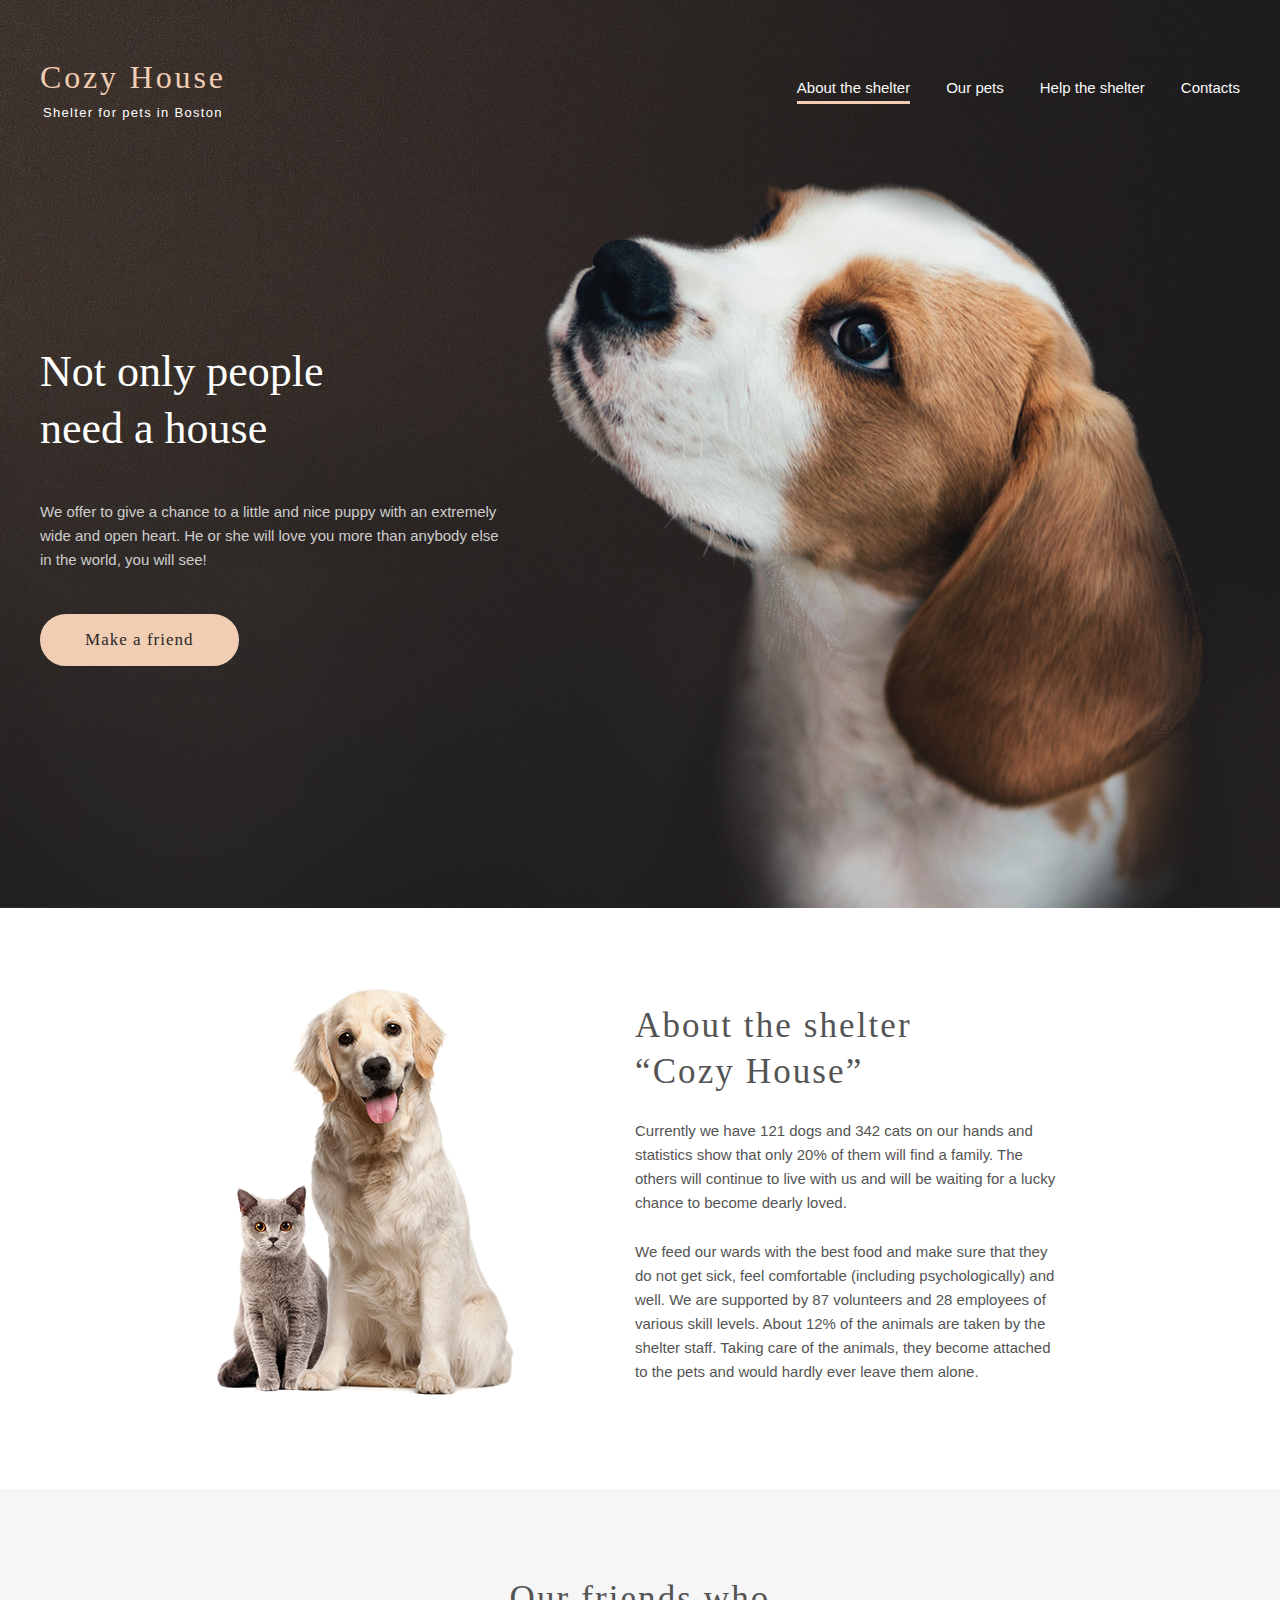
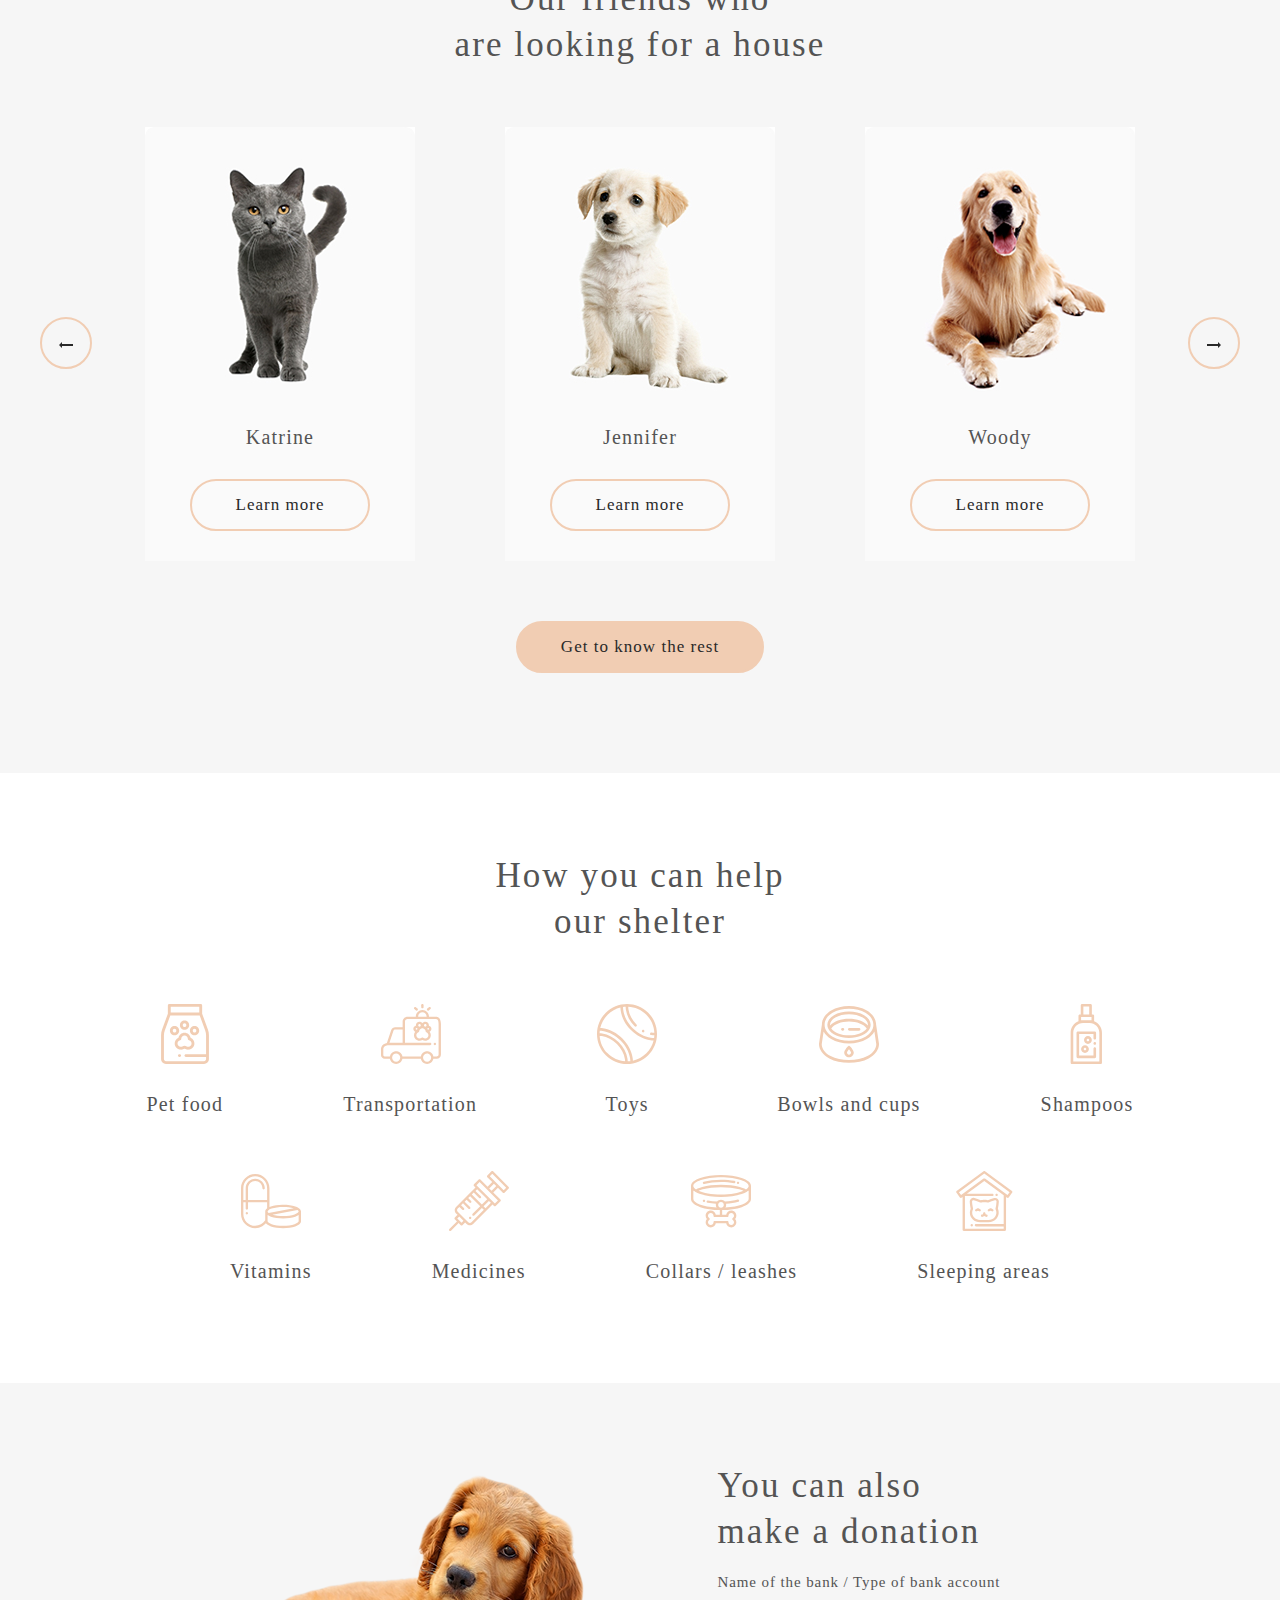
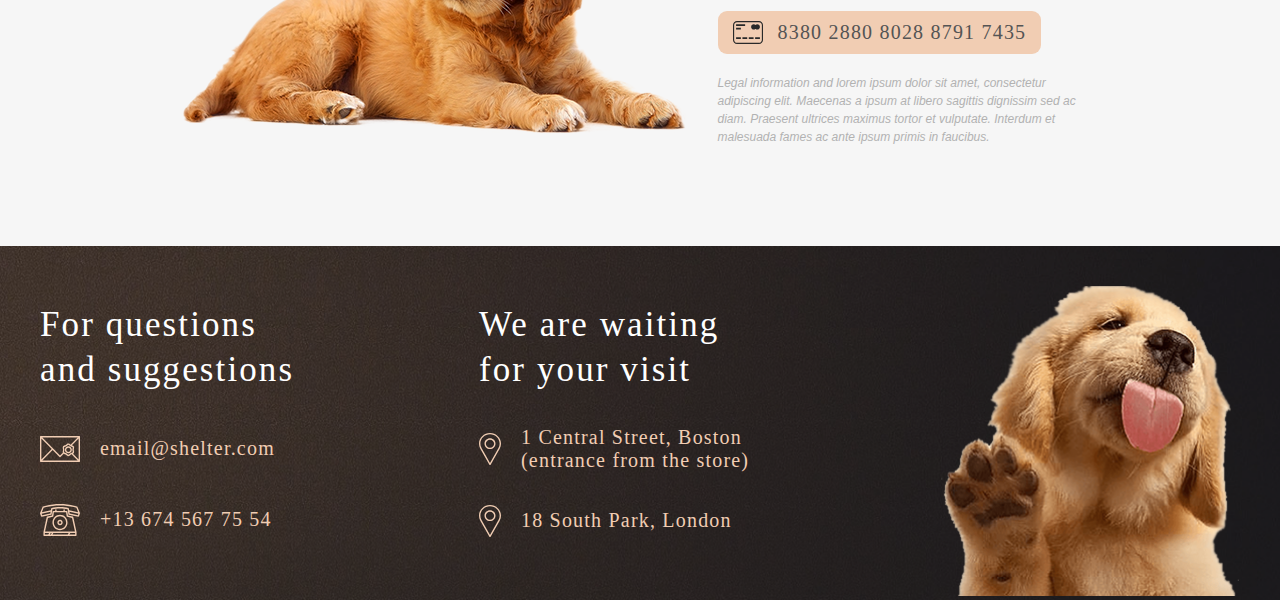
<file: pages/main/index.html>
<!DOCTYPE html>
<html lang="en">
<head>
    <meta charset="UTF-8">
    <meta http-equiv="X-UA-Compatible" content="IE=edge">
    <meta name="viewport" content="width=device-width, initial-scale=1.0">
    <link rel="stylesheet" href="style.css">
    <link rel="shortcut icon" href="../../assets/icons/icon-area.ico" type="image/x-icon">
    <title>Shelter</title>
</head>
<body>
    <header id="header">
        <div class="container">
            <div class="header-container">
                <a href="#header" class="logo ">
                    <h1 class="logo-h">Cozy House</h1>
                    <p class="logo-title">Shelter for pets in Boston</p>
                </a>
                <nav class="navigation">
                    <ul>
                        <li><a class="nav-item active" href="#about">About the shelter</a></li>
                        <li><a class="nav-item" href="../pert/index.html">Our pets</a></li>
                        <li><a class="nav-item" href="#help">Help the shelter</a></li>
                        <li><a class="nav-item" href="#in-addition">Contacts</a></li>
                    </ul>
                </nav>
                <div class="hamburger">
                    <div class="ham-items">
                        <div class="ham-item">

                        </div>
                    </div>
                </div>
            </div>
        </div>
    </header>
   <main>
        <section id="not-only-section" class="not-only">
            <div class="container">
                <div class="quote-container">
                    <div class="quote">
                        <div class="quote-h-container">
                            <h1 class="quote-h ">Not only people need a house</h1>
                        </div>
                        <p class="quote-title">We offer to give a chance to a little and nice puppy with an extremely wide and open heart. He or she will love you more than anybody else in the world, you will see!</p>
                        <button class="get-button buttons button-header">Make a friend</button>
                    </div>
                    <img src="../../assets/images/start-screen-puppy.png" alt="dog">
                </div>
            </div>
        </section>
        <!-- /.section  ABOUT-->
        <section class="about-section" id="about">
            <div class="container">
                <div class="about">
                    <img src="../../assets/images/about-pets.jpg" alt="">
                    <div class="about-me">
                        <h2 class="abput-h">About the shelter “Cozy House”</h2>
                        <p class="section-title">Currently we have 121 dogs and 342 cats on our hands and statistics show that only 20% of them will find a family. The others will continue to live with us and will be waiting for a lucky chance to become dearly loved.</p>
                        <p class="section-title">We feed our wards with the best food and make sure that they do not get sick, feel comfortable (including psychologically) and well. We are supported by 87 volunteers and 28 employees of various skill levels. About 12% of the animals are taken by the shelter staff. Taking care of the animals, they become attached to the pets and would hardly ever leave them alone.</p>
                </div>
                </div>
            </div>
        </section>
        <!--/.section ANIMALS-->
        <section id="our-pert">
            <div class="container">
                <div class="our-pert">
                    <h2 class="section-h">Our friends who<br>are looking for a house</h2>
                    <div class="all-animals">
                        <button class="prew"><img src="../../assets/icons/Arrow.svg" alt=""></button>
                        <div class="animals-list">
                            <div class="animal">
                                <img src="../../assets/images/pets-katrine.jpg" alt="">
                                <p class="animal-title">Katrine</p>
                                <button class="buttons more-button">Learn more</button>
                            </div>
                            <div class="animal">
                                <img src="../../assets/images/pets-jennifer.jpg" alt="">
                                <p class="animal-title">Jennifer</p>
                                <button class="buttons more-button">Learn more</button>
                            </div>
                            <div class="animal">
                                <img src="../../assets/images/pets-woody.jpg" alt="">
                                <p class="animal-title">Woody</p>
                                <button class="buttons more-button">Learn more</button>
                            </div>
                        </div>
                        <button class="next"><img src="../../assets/icons/Arrow.svg" alt=""></button>
                    </div>
                    <a href="../pert/index.html" class="get-button buttons link-to-pert"> Get to know the rest</a>
                </div>
            </div>
        </section>
        <!--section HELP-->
        <section id="help">
            <div class="container">
                <div class="help">
                    <h2 class="section-h">How you can help <br> our shelter</h2>
                <div class="services-list">
                    <div class="service">
                        <img src="../../assets/icons/icon-pet-food.svg" alt="">
                        <p class="service-name">Pet food</p>
                    </div>
                    <div class="service">
                        <img src="../../assets/icons/icon-transportation.svg" alt="">
                        <p class="service-name">Transportation</p>
                    </div>
                    <div class="service">
                        <img src="../../assets/icons/icon-toys.svg" alt="">
                        <p class="service-name">Toys</p>
                    </div>
                    <div class="service">
                        <img src="../../assets/icons/icon-bowls-and-cups.svg" alt="">
                        <p class="service-name">Bowls and cups</p>
                    </div>
                    <div class="service">
                        <img src="../../assets/icons/icon-shampoos.svg" alt="">
                        <p class="service-name">Shampoos</p>
                    </div>
                    <div class="service">
                        <img src="../../assets/icons/icon-vitamins.svg" alt="">
                        <p class="service-name">Vitamins</p>
                    </div>
                    <div class="service">
                        <img src="../../assets/icons/icon-medicines.svg" alt="">
                        <p class="service-name">Medicines</p>
                    </div>
                    <div class="service">
                        <img src="../../assets/icons/icon-collars-leashes.svg" alt="">
                        <p class="service-name">Collars / leashes</p>
                    </div>
                    <div class="service">
                        <img src="../../assets/icons/icon-sleeping-area.svg" alt="">
                        <p class="service-name">Sleeping areas</p>
                    </div>
                </div>
                </div>
            </div>
        </section>
        <!--section IN ADDITION-->
        <section id="in-addition">
            <div class="container">
                <div class="in-addition">
                    <img class="dog" src="../../assets/images/donation-dog.png" alt="">
                    <div class="addition">
                        <h2 class="addition-h2">You can also <br> make a donation</h2>
                        <p class="addition-title">Name of the bank / Type of bank account</p>
                        <a href="" class="bank-room">
                            <img class="card" src="../../assets/icons/credit-card.svg" alt="">
                            <Span class="room">8380 2880 8028 8791 7435</span>
                        </a>
                        <p class="label">Legal information and lorem ipsum dolor sit amet, consectetur adipiscing elit. Maecenas a ipsum at libero sagittis dignissim sed ac diam. Praesent ultrices maximus tortor et vulputate. Interdum et malesuada fames ac ante ipsum primis in faucibus.</p>
                    </div>
                </div>
            </div>
        </section>
   </main>
    <footer>
        <div class="container footer-back">
            <div class="footer-container">
                <div class="footer-column first-column">
                    <h2 class="footer-h">For questions and suggestions</h2>
                    <ul class="footer-contact">
                        <li>
                            <a href="mailto:email@shelter.com">
                                <img class="image" src="../../assets/icons/icon-email.svg" alt="">
                                <span class="contact">email@shelter.com</span>
                            </a>
                        </li>
                        <li>
                            <a href="tel:+13 674 567 75 54">
                                <img class="image" src="../../assets/icons/icon-phone.svg" alt="">
                                <span class="contact">+13 674 567 75 54</span>
                            </a>
                        </li>
                    </ul>
                </div>
                <div class="footer-column second-column">
                    <h2 class="footer-h">We are waiting for your visit</h2>
                    <ul class="footer-contact">
                        <li>
                            <a href="https://goo.gl/maps/ke85XFyHmcyZKbbr6">
                                <img class="image" src="../../assets/icons/icon-marker.svg" alt="">
                                <span class="contact">1 Central Street, Boston <br> (entrance from the store)</span>
                            </a>
                        </li>
                        <li>
                            <a href="https://goo.gl/maps/fGJrbYJe6Bq2WCHbA">
                                <img class="image" src="../../assets/icons/icon-marker.svg" alt="">
                                <span class="contact">18 South Park, London</span>
                            </a>
                        </li>
                    </ul>
                </div>
                <div class="footer-image-container">
                    <img src="../../assets/images/footer-puppy.png" alt="">
                </div>
            </div>
        </div>
    </footer>
    <!-- <script src="script.js"></script> -->
</body>
</html>
</file>
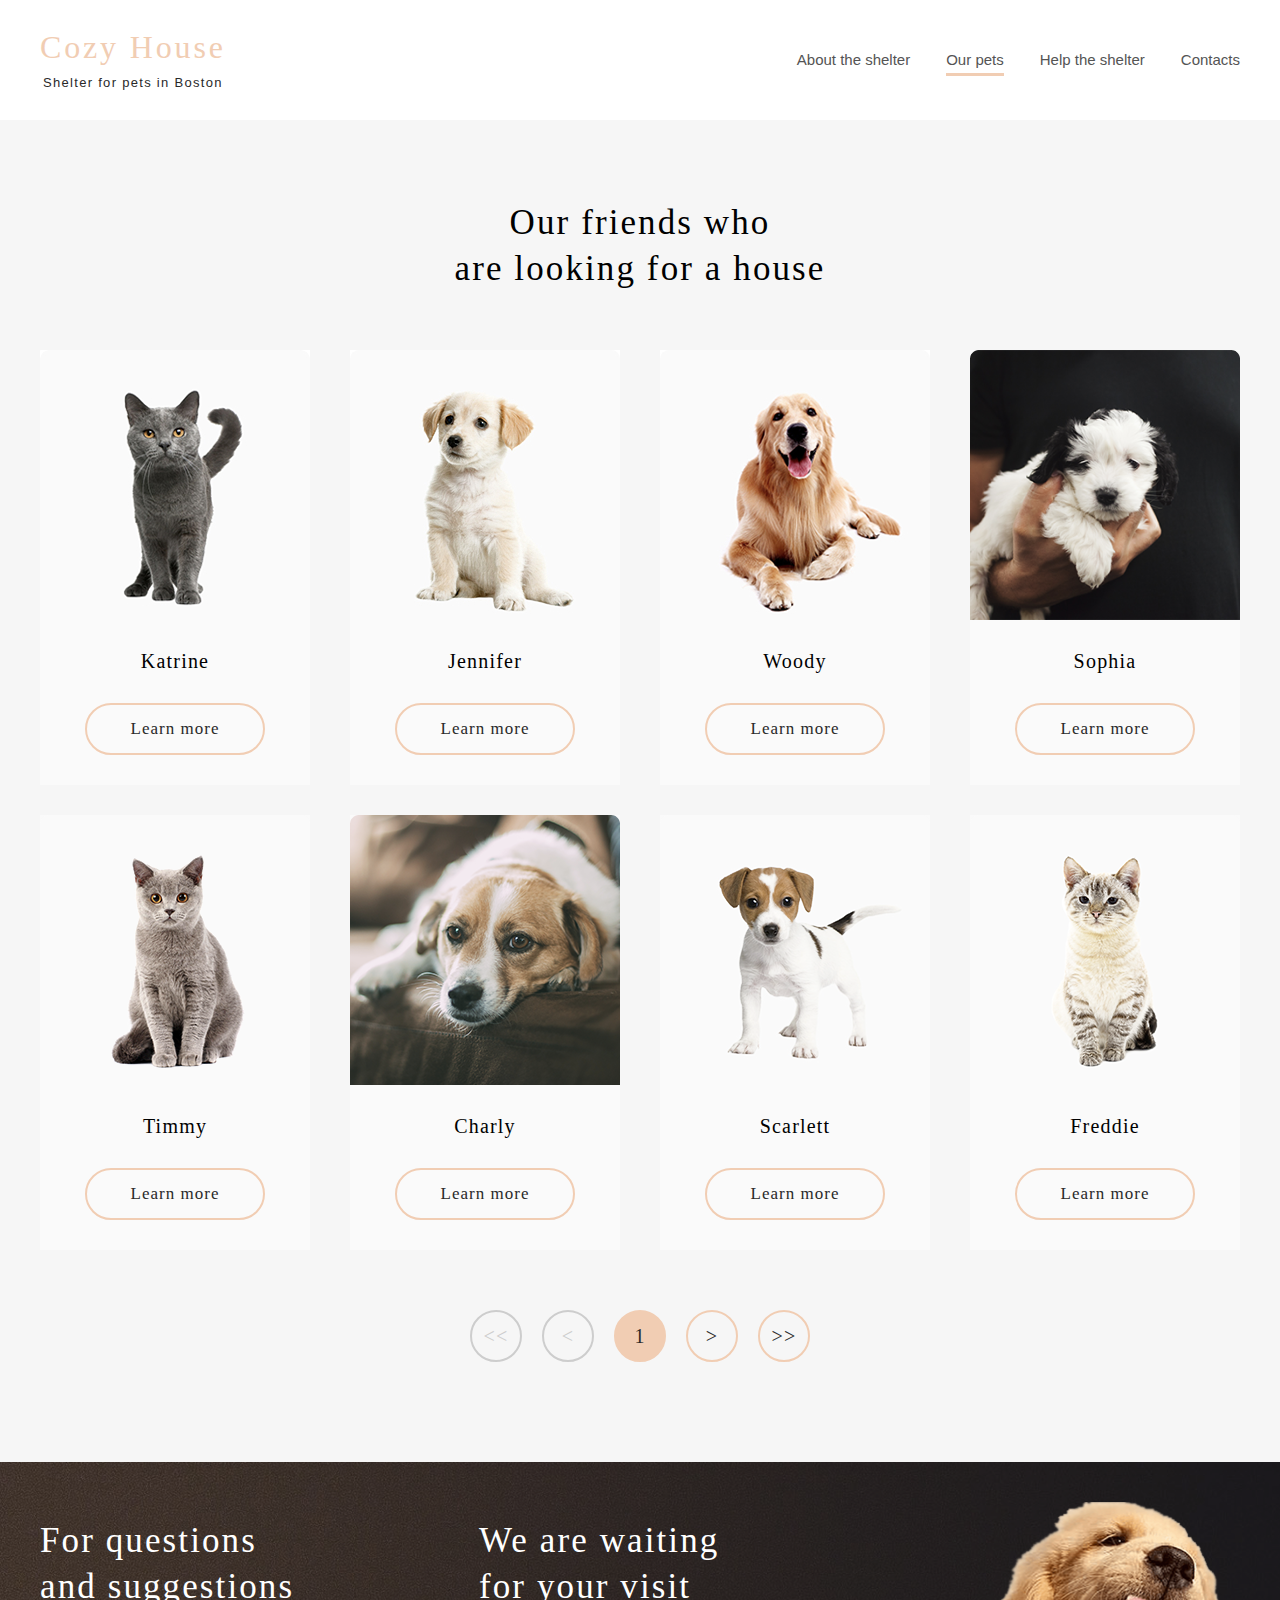
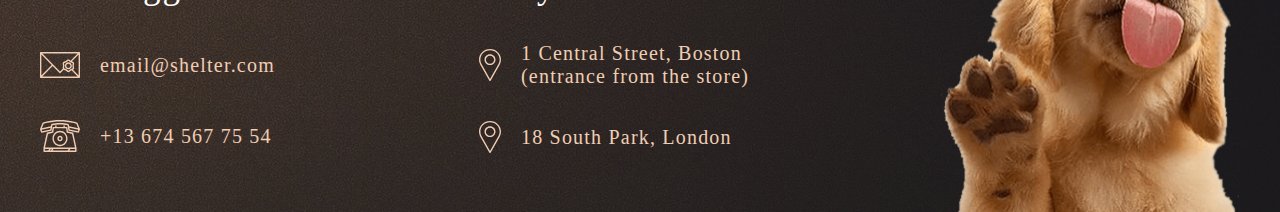
<file: pages/pert/index.html>
<!DOCTYPE html>
<html lang="en">
<head>
    <meta charset="UTF-8">
    <meta http-equiv="X-UA-Compatible" content="IE=edge">
    <meta name="viewport" content="width=device-width, initial-scale=1.0">
    <link rel="stylesheet" href="style.css">
    <link rel="shortcut icon" href="../../assets/icons/icon-area.ico" type="image/x-icon">
    <title>Our Pets</title>

</head>
<body>
    <header>
        <div class="container">
            <div class="header-container">
                <a href="../main/index.html#header" class="logo ">
                    <h1 class="logo-h">Cozy House</h1>
                    <p class="logo-title">Shelter for pets in Boston</p>
                </a>
                <nav class="navigation">
                    <ul>
                        <li><a class="nav-item" href="../main/index.html#about">About the shelter</a></li>
                        <li><a class="nav-item active" href="#our-pert">Our pets</a></li>
                        <li><a class="nav-item" href="../main/index.html#help">Help the shelter</a></li>
                        <li><a class="nav-item" href="../main/index.html#in-addition">Contacts</a></li>
                    </ul>
                </nav>
                <div class="hamburger">
                    <div class="ham-items">
                        <div class="ham-item">

                        </div>
                    </div>
                </div>
            </div>
        </div>
    </header>
    <main>
        <section id="our-pert">
            <div class="container">
                <div class="our-pert">
                    <h2 class="section-h">Our friends who <br> are looking for a house</h2>
                    <div class="all-animals">
                        <div class="animals-list">
                            
                            <div class="animal">
                                <img src="../../assets/images/pets-katrine.jpg" alt="">
                                <p class="animal-title">Katrine</p>
                                <button class="buttons more-button">Learn more</button>
                            </div>
                            <div class="animal">
                                <img src="../../assets/images/pets-jennifer.jpg" alt="">
                                <p class="animal-title">Jennifer</p>
                                <button class="buttons more-button">Learn more</button>
                            </div>
                            <div class="animal">
                                <img src="../../assets/images/pets-woody.jpg" alt="">
                                <p class="animal-title">Woody</p>
                                <button class="buttons more-button">Learn more</button>
                            </div>
                            <!--    dcgsdf    -->
                            <div class="animal">
                                <img src="../../assets/images/pets-katrine.png" alt="">
                                <p class="animal-title">Sophia</p>
                                <button class="buttons more-button">Learn more</button>
                            </div>
                            <div class="animal">
                                <img src="../../assets/images/pets-timmy.png" alt="">
                                <p class="animal-title">Timmy</p>
                                <button class="buttons more-button">Learn more</button>
                            </div>
                            <div class="animal">
                                <img src="../../assets/images/pets-charly.png" alt="">
                                <p class="animal-title">Charly</p>
                                <button class="buttons more-button">Learn more</button>
                            </div>
                            <div class="animal">
                                <img src="../../assets/images/pets-scarlet.png" alt="">
                                <p class="animal-title">Scarlett</p>
                                <button class="buttons more-button">Learn more</button>
                            </div>
                            <div class="animal">
                                <img src="../../assets/images/pets-katriner.png" alt="">
                                <p class="animal-title">Freddie</p>
                                <button class="buttons more-button">Learn more</button>
                            </div>
                        </div>
                    </div>
                    <div class="buttons-block">
                        <button class="button disabled">&#60;&#60;</button>
                        <button class="button disabled">&#60;</button>
                        <button class="button number-button">1</button>
                        <button class="button">&#62;</button>
                        <button class="button">&#62;&#62;</button>
                    </div>
                </div>
            </div>
        </section>
    </main>
    <footer>
        <div class="container footer-back">
            <div class="footer-container">
                <div class="footer-column first-column">
                    <h2 class="footer-h">For questions and suggestions</h2>
                    <ul class="footer-contact">
                        <li>
                            <a href="email:email@shelter.com">
                                <img class="image" src="../../assets/icons/icon-email.svg" alt="">
                                <span class="contact">email@shelter.com</span>
                            </a>
                        </li>
                        <li>
                            <a href="tel:+13 674 567 75 54">
                                <img class="image" src="../../assets/icons/icon-phone.svg" alt="">
                                <span class="contact">+13 674 567 75 54</span>
                            </a>
                        </li>
                    </ul>
                </div>
                <div class="footer-column second-column">
                    <h2 class="footer-h">We are waiting for your visit</h2>
                    <ul class="footer-contact">
                        <li>
                            <a href="">
                                <img class="image" src="../../assets/icons/icon-marker.svg" alt="">
                                <span class="contact">1 Central Street, Boston <br> (entrance from the store)</span>
                            </a>
                        </li>
                        <li>
                            <a href="">
                                <img class="image" src="../../assets/icons/icon-marker.svg" alt="">
                                <span class="contact">18 South Park, London</span>
                            </a>
                        </li>
                    </ul>
                </div>
                <img class="dog-img" src="../../assets/images/footer-puppy.png" alt="">
            </div>
        </div>
    </footer>
</body>
</html>
</file>
<file: pages/main/style.css>
html {
    scroll-behavior: smooth;
}

body {
    margin: 0;
    padding: 0;
}

.container {
    max-width: 1280px;
    margin: 0 auto;
    padding:0 40px;
    overflow: hidden; 
    box-sizing: border-box;
}

/* Header container */

.header-container,
.about {
    display: flex;
    justify-content: space-between;
    align-items: center;
    padding: 60px 0;
    gap: 120px;
}

.logo {
    text-align: center; 
}

h2,
p{
    color: #545454
}

header .container {
    background-image: url(../../assets/images/start-screen-background.jpg);
    background-size: 100% 908px;
}

.not-only .container {
    background-image: url(../../assets/images/start-screen-background.jpg);
    background-size: 100% 100%;
    background-position: 100% 0;
}

.logo-h {
    font-weight: 400;
    font-size: 32px;
    line-height: 110%;
    color: #F1CDB3;
    letter-spacing: 0.089em;
    margin: 0;
    margin-bottom:10px
 }

.logo-title {
    font-family: 'Arial';
    font-weight: 400;
    font-size: 13px;
    line-height: 15px;
    letter-spacing: 0.1em;
    margin: 0;
    color:#FFFFFF
}

.navigation li {
    display:inline-block;
}

.navigation ul {
    margin-top: 11px;
}

.hamburger {
    display: none;
    width: 30px;
    height: 100%;
}


.ham-item {
    display: block;
    width: 30px;
    height:0;
    top: 50%;
    border-top: 3px solid #F1CDB3;
    position: relative;
}

.ham-item::after,
.ham-item:before {
    content:"";
    position:absolute;
    width: 30px;
    height:0;
    left:0px;
}

.ham-item::after {
    bottom: 10px;
    border-bottom: 3px solid #F1CDB3;
}

.ham-item:before{
    top: 7px;
    border-top: 3px solid #F1CDB3;
}

a{
    text-decoration: none;
    
}

.nav-item {
    position: relative;
    margin-left: 32px;
    font-family: 'Arial';
    font-style: normal;
    font-weight: 400;
    font-size: 15px;
    line-height: 160%;
    color:#FAFAFA;
}

.active::after{
    position: absolute;;
    content: " ";
    width: 100%;
    border-bottom: 3px solid #F1CDB3;
    bottom: -8px;
    left: 0;
}


/* Quota container */

.quote-container {
    display: flex;
    justify-content: space-between;   
    align-items: start;
}

.quote {
    width: 460px;
    margin-top:163px;
}

.quote-h {
    font-family: 'Georgia';
    width: 310px;
    font-weight: 400;
    font-size: 44px;
    line-height: 130%;
    margin: 0;
    color: #ffffff
}

.quote-title {
    font-family: 'Arial';
    font-weight: 400;
    font-size: 15px;
    line-height: 160%;
    margin:42px 0;
    color: #CDCDCD;
}

.buttons {
    padding: 13px 43px;
    border: 2px solid #F1CDB3;
    border-radius: 100px;
    transition: 0.3s;
    cursor: pointer;
    font-family: 'Georgia';
    font-style: normal;
    font-weight: 400;
    font-size: 17px;
    line-height: 130%;
    letter-spacing: 0.06em;
    color: #292929;
}

.get-button {
    background-color: #F1CDB3;
}

.get-button:hover {
    background-color: #FDDCC4;
    border-color: #FDDCC4;
}

#our-pert .our-pert .link-to-pert {
    display: inline-block;
    color: #292929;
    font-weight: 400;
    font-size: 17px;
    line-height: 130%
}

.our-pert {
    text-align: center;
}

.about {
    display: flex;
    justify-content: space-between;
    align-items: start;
    padding: 80px 175px;

}

.about-me {
    min-width:430px;
    padding-top: 15px;
}

.abput-h,
.addition-h2 {
    font-family: 'Georgia';
    width: 370px;
    font-weight: 400;
    font-size: 35px;
    line-height: 130%;
    letter-spacing: 0.06em;
    margin: 0;
}

.section-title {
    font-family: 'Arial';
    font-weight: 400;
    font-size: 15px;
    line-height: 160%;
    margin: 25px 0;
}

#our-pert .container,
#in-addition .container{
    background: #F6F6F6;
}

.our-pert {
    padding:87px 0 100px;
}

.in-addition,
.help {
    padding:80px 0 100px
}

.section-h {
    font-family: 'Georgia';
    width:400px;
    font-weight: 400;
    letter-spacing: 0.06em;
    font-size: 35px;
    line-height: 130%;
    text-align: center;
    margin: 0 auto 60px;
}

.all-animals {
    display: grid;
    grid-template-columns: 52px 1fr 52px;
    column-gap: 53px;
    align-items: start;
}

.prew,
.next {
    width:52px;
    margin-top: 190px;
    height:52px;
    border-radius: 50%;
    border: 2px solid #F1CDB3;
    background-color: transparent;
    align-items: center;
    text-align:center;
    transition: 0.3s
}

.prew:hover,
.next:hover {
    background-color: #F1CDB3;
}

.prew img {
    transform:rotate(180deg);
}

.animals-list {
    display: flex;
    justify-content: space-between;
    margin-bottom: 60px;
}

.animal {
    text-align: center;
    width:270px;
    padding: 0 0 30px;
    overflow: hidden;
    background-color: #FAFAFA;
    cursor: pointer;
}

.animal:hover {
    background-color: #FFFFFF;
    box-shadow: 0 0 4px 1px #545454;
    transition:0.3s;
}

.animal:hover .buttons {
    background-color:#F1CDB3
}

.animal-title {
    margin:25px 0 30px;
    font-family: 'Georgia';
    font-style: normal;
    font-size: 20px;
    line-height: 23px;
    letter-spacing: 0.06em;
}

.more-button{
    background-color:transparent;
}

.more-button:hover {
    background-color:#F1CDB3
}

.our-pert .buttons {
    display: block;
    margin: 0 auto;
}

.services-list {
    display: flex;
    justify-content: center;
    flex-wrap: wrap;
    margin: 0 85px;
    column-gap: 120px;
    row-gap: 55px;

}

.service {
    text-align:center;
}

.service-name{
    font-family: 'Georgia';
    font-size: 20px;
    line-height: 115%;
    letter-spacing: 0.06em;
    margin: 25px 0 0;
}

.in-addition{
    display:flex;
    justify-content:center;
    column-gap: 30px;
    align-items: center;
}

.addition {
    width:380px
}

.addition-title {
    font-family: 'Georgia';
    font-style: normal;
    font-weight: 400;
    font-size: 15px;
    line-height: 110%;
    margin:20px 0;
    letter-spacing: 0.06em
}

.card,
.room {
    display:block;
}

.bank-room {
    display:inline-flex;
    align-items: center;
    gap:15px;
    padding: 10px 15px;
    background: #F1CDB3;
    border-radius: 9px;
    margin-bottom:20px;
}

.room {
    font-family: 'Georgia';
    font-style: normal;
    font-weight: 400;
    font-size: 20px;
    line-height: 115%;
    letter-spacing: 0.06em;
    color: #545454;;
}

.label {
font-family: 'Arial';
font-style: italic;
font-size: 12px;
line-height: 18px;
color: #B2B2B2;
margin: 0;
}

.footer-back {
    background-image: url(../../assets/images/footer-background.png);
    background-size:100% 100%;
}

.footer-container {
    padding-top: 40px;
    display:flex;
}

.footer-h {
    font-weight: 400;
    font-size: 35px;
    line-height: 130%;
    letter-spacing: 0.06em;
    margin:0;
    color: #FFFFFF;
    font-family: 'Georgia';
    width: 279px
}

.footer-column{
    height: 250px;
    padding-top:16px;
}

.footer-contact li {
    list-style: none;
}

.footer-contact {
    padding: 0;
}

.footer-contact a{
    text-decoration: none;
    display: inline-flex;
    align-items: center;
    font-size: 20px;
    line-height: 115%;
    color: #F1CDB3;
    letter-spacing: 0.06em;
    font-family: 'Georgia'
}


.image,
.contact {
    display: block;
}

.contact {
    margin-left: 20px;
}

.first-column li:first-child {
    margin:40px 0 35px;
}

.first-column {
    margin-right: 160px;
}

.second-column {
    margin-right: auto;
}

.second-column li:first-child {
    margin: 33px 0;
}

@media(max-width: 1279.5px) {
    .container {
        padding:0 30px;
    }
    .header-container {
        padding: 30px 0;
    }
    .header-container {
        gap: 0;
    }
    .quote-container {
        justify-content: center;
        flex-direction: column;
        gap: 99px;
        align-items: center;
    }
    .quote {
        margin:30px 124px 0;
        width: auto;
        
    }
    .quote-h-container {
        width: 460px;
        margin: 0 auto;
    }
    .quote-container img {
        width: 569px;
        margin-left: auto;
    }
    .button-header {
        display: block;
        margin: 0 auto;
    }

    .about {
        justify-content: center;
        gap: 80px;
        flex-direction: column-reverse;
        align-items: center;
        padding: 80px 175px 100px
    }
    .all-animals{
        gap: 0;
    }
    .animals-list {
        justify-content: space-around;
    }
    .animals-list .animal:last-child {
        display:none;
    }
    .about-me {
        padding: 0;
    }
    .section-title:last-child {
        margin:0;
    }
    .our-pert {
        padding: 80px 0 100px;
    }
    .services-list {
        column-gap: 60px;
        row-gap:55px;
        margin:  0 39px;
    }
    .service {
        width: 170px;
    }
    .in-addition {
        flex-direction: column-reverse;
        gap: 60px;
    }
    .footer-container {
        flex-wrap: wrap;
        justify-content: center;
        column-gap: 50px;
        row-gap: 60px;
        padding-top: 30px;
    }
    .footer-contact {
        margin-bottom: 0;
    }
    .footer-column{
        height:auto
    }
    .first-column,
    .second-column {
        margin: 0;
        padding: 0;
    }
    .first-column{
        width: 290px
    }
    .second-column {
        width:302px;
    }
    .footer-image-container {
        width: 100%;
        text-align: center;
    }
}

@media (max-width: 767.5px) {
    .container {
        padding: 0 10px;
    }
    .quote-container {
        gap: 105px;
    }
    .navigation {
        display: none;
    }
    .hamburger {
        display: block;
        margin-right: 43px;
    }
    .quote-h-container {
        text-align: center;
        width: auto;
    }
    .quote{
        width: 300px;
        margin: 30px 0 0;
    }
    .quote-title {
        text-align: center;
    }
    .quote-container img {
        width: 260px;
    }
    .quote-h{
        width: 200px;
        margin: 0 auto;
        letter-spacing: 0.06em;
    }
    .quote-h,
    .abput-h,
    .section-h,
    .addition-h2,
    .footer-h{
        text-align: center;
        font-family: 'Georgia';
        font-style: normal;
        font-weight: 400;
        font-size: 25px;
        line-height: 130%;
    }
    .about {
        column-gap: 0;
        row-gap: 42px;
        padding: 42px 0;
    }
    .about .abput-h {
        letter-spacing: 0.06em;
        width: auto;
        margin-bottom: 25px;
    }
    .about .about-me {
        min-width: 10px;
        padding: 0 15px;
        width:270px;
    }
    .about img {
        width: 260px
    }
    .section-title {
        margin: 22px 0 0;
        text-align: justify
    }
    .section-title:last-child {
        margin: 22px 0 0;
    }
    .our-pert {
        padding:40px 0;
    }
    .section-h {
        width:auto;
        margin-bottom: 40px;
    }
    .animals-list .animal:nth-child(2) {
        display: none;
    }
    .all-animals {
        display:flex;
        justify-content: center;
        flex-wrap: wrap;
        column-gap: 80px;
        row-gap: 20px;
        margin-bottom:42px;
    }
    .animals-list {
        order: -1;
        width: 100%;
        margin:0;
    }
    .prew,
    .next {
        margin:0;
    }
    .service-name {
        font-family: 'Georgia';
        font-style: normal;
        font-weight: 400;
        font-size: 15px;
        line-height: 110%;
        margin-top: 17px;
    }
    .services-list{
        margin:0;
        gap: 30px;
        justify-content: center;
    }
    .service {
        width:130px;
    }
    .service img {
        width:50px
    }
    .help {
        padding: 43px 0;
    }
    .in-addition {
        padding:40px 0 43px;
        gap: 40px;
    }
    .addition-title {
        text-align: center;
        letter-spacing: 0;
        margin: 24px 0;
    }
    .addition{
        text-align:center;
        width: auto
    }
    .addition-h2 {
        margin: 0 auto;
        width: auto;
    }
    .dog {
        width: 260px;
    }
    .room {
        font-family: 'Georgia';
        font-style: normal;
        font-weight: 400;
        font-size: 15px;
        line-height: 110%;
    }
    .label{
        text-align: justify;
        padding:0 10px;
    }
    .bank-room {
        margin: 0 auto 20px;
    }
    .footer-container {
        gap: 40px;
    }
    .footer-contact {
        margin-bottom: 0;
    }
    .footer-h {
        width: 270px;
        margin: 0 auto;
    }
    .first-column .footer-contact {
        margin:40px 24px 0;
        text-align:center;
    }
    .footer-column {
        height: auto;
        width: auto;
    }
    .footer-image-container img {
        width: 260px;
    }
    .second-column li:first-child{
        margin:38px 0;
    }
}
</file>
<file: pages/pert/style.css>
body {
    padding: 0;
    margin: 0;
}

header {
    position: sticky;
    top:0;
    background-color:#FFFFFF
}

.container {
    max-width: 1280px;
    margin: 0 auto;
    padding:0 40px;
    overflow: hidden; 
    box-sizing: border-box;
}

.header-container {
    display: flex;
    justify-content: space-between;
    align-items: center;
    padding: 30px 0;
}

.logo {
    text-align: center; 
}

.logo-h {
    font-weight: 400;
    font-size: 32px;
    line-height: 110%;
    color: #F1CDB3;
    letter-spacing: 0.089em;
    margin: 0;
    margin-bottom:10px;
 }

.logo-title {
    font-family: 'Arial';
    font-weight: 400;
    font-size: 13px;
    line-height: 15px;
    letter-spacing: 0.1em;
    margin: 0;
    color:#292929;
}

.navigation li {
    display:inline-block;
}

.hamburger {
    display: none;
    width: 30px;
    height: 100%;
}


.ham-item {
    display: block;
    width: 30px;
    height:0;
    top: 50%;
    border-top: 3px solid #000000;
    position: relative;
}

.ham-item::after,
.ham-item:before {
    content:"";
    position:absolute;
    width: 30px;
    height:0;
    left:0px;
}

.ham-item::after {
    bottom: 10px;
    border-bottom: 3px solid #000000;
}

.ham-item:before{
    top: 7px;
    border-top: 3px solid #000000;
}



a{
    text-decoration: none;
    
}

.nav-item {
    position: relative;
    margin-left: 32px;
    font-family: 'Arial';
    font-style: normal;
    font-weight: 400;
    font-size: 15px;
    line-height: 160%;
    color:#545454;
}

.active::after{
    position: absolute;;
    content: " ";
    width: 100%;
    border-bottom: 3px solid #F1CDB3;
    bottom: -8px;
    left: 0;
}

.section-h {
    width:400px;
    font-family: 'Georgia';
    font-weight: 400;
    letter-spacing: 0.06em;
    font-size: 35px;
    line-height: 130%;
    text-align: center;
    margin: 0 auto 59px;
}

.our-pert {
    padding:80px 0 100px;
}

#our-pert .container {
    background: #F6F6F6;
}

.animal {
    text-align: center;
    width:270px;
    padding: 0 0 30px;
    overflow: hidden;
    background-color: #FAFAFA;
    cursor: pointer;
}

.animal:hover {
    background-color: #FFFFFF;
    box-shadow: 0 0 4px 1px #545454;
    transition:0.3s;
}

.animal:hover .buttons {
    background-color:#F1CDB3
}

.animal-title {
    margin:30px 0;
    font-family: 'Georgia';
    font-style: normal;
    font-size: 20px;
    line-height: 23px;  
    letter-spacing: 0.06em; 
    margin-top: 26px;
}

.buttons {
    padding: 13px 43px;
    font-size: 15px;
    border: 2px solid #F1CDB3;
    border-radius: 100px;
    transition: 0.3s;
    cursor: pointer;
    font-family: 'Georgia';
    font-weight: 400;
    font-size: 17px;
    line-height: 130%;
    letter-spacing: 0.06em;
    color: #292929;
}

.more-button{
    background-color:transparent;
}

.more-button:hover {
    background-color:#F1CDB3
}

.animals-list {
    display: flex;
    justify-content: space-between;
    margin-bottom: 60px;
    flex-wrap: wrap;
    column-gap: 40;
    row-gap: 30px;
}

.buttons-block {
    display: flex;
    justify-content: center;
    column-gap: 20px;
}

.buttons-block .button{
    width: 52px;
    height: 52px;
    border-radius: 50%;
    border: 2px solid #F1CDB3;
    background-color: transparent;
    align-items: center;
    text-align: center;
    cursor: pointer;
    transition: 0.3s;
    font-family: 'Georgia';
    font-style: normal;
    font-weight: 400;
    font-size: 20px;
    line-height: 115%;
    letter-spacing: 0.06em;
    color: #292929;
}

.buttons-block .button:hover:not(.disabled) {
    background-color: #F1CDB3;
}


.buttons-block .number-button {
    background-color: #F1CDB3;
}

.buttons-block .disabled {
    border-color: #CDCDCD;
    color: #CDCDCD;
}

.footer-back {
    background-image: url(../../assets/images/footer-background.png);
    background-size:100% 100%;
}

.footer-container {
    padding-top: 40px;
    display:flex;
}

.footer-h {
    font-weight: 400;
    font-size: 35px;
    line-height: 130%;
    letter-spacing: 0.06em;
    margin:0;
    color: #FFFFFF;
    font-family: 'Georgia';
}

.footer-column{
    height: 250px;
    padding-top:16px;
    text-align: start;
}

.footer-contact li {
    list-style: none;
}

.footer-contact {
    padding: 0;
}

.footer-contact a{
    text-decoration: none;
    display: inline-flex;
    align-items: center;
    font-size: 20px;
    line-height: 115%;
    color: #F1CDB3;
    letter-spacing: 0.06em;
    font-family: 'Georgia'
}

.first-column .footer-h,
.second-column .footer-h {
    width:279px
}

.image,
.contact {
    display: block;
}

.contact {
    margin-left: 20px;
}

.first-column li:first-child {
    margin:40px 0 35px;
}

.first-column {
    margin-right: 160px;
}

.second-column {
    margin-right: auto;
}

.second-column li:first-child {
    margin: 33px 0;
}

@media (max-width: 1279.5px) {
    .container {
        padding: 0 30px;
    }    
    .our-pert {
        padding: 80px 0 75px;
    }
    .section-h{
        margin-bottom: 0;
    }
    .animals-list {
        display: grid;
        grid-template-columns: 1fr 1fr;
        padding: 30px 64px 0;
        column-gap: 30px;
        margin-bottom: 40px;
    }
    .animal {
        margin: 0 auto;
    }
    .animal:last-child,
    .animal:nth-child(7) {
        display: none;
    }
    .footer-container {
        flex-wrap: wrap;
        text-align: center;
        justify-content: center;
        column-gap:60px;
        row-gap:50px;
        padding-top: 14px
    }
    .first-column{
        width: 280px;
    }
    .second-column {
        width: 302px;
    }
    .img-dog{
        width: 100%;
        margin-top:65px;
    }
    .footer-container img {
        margin:0 auto;
    }
    .footer-column {
        margin: 0;
    }
    .footer-contact {
        margin-bottom: 0;
    }
}

@media (max-width: 767.5px) {
    .container {
        padding: 0 10px;
    }
    .navigation {
        display: none;
    }
    .hamburger {
        display: block;
        margin-right: 43px;
    }
    .animal:nth-child(4),
    .animal:nth-child(5),
    .animal:nth-child(6) {
        display: none;
    }
    .our-pert {
        padding: 42px 0;
    }
    .animals-list {
        display: grid;
        grid-template-columns: 1fr;
        column-gap: 30px;
        padding: 40px 0;
        margin-bottom: 0;
    }
    .section-h,
    .footer-h {
        font-family: 'Georgia';
        font-style: normal;
        font-weight: 400;
        font-size: 25px;
        line-height: 130%;
        width:auto;
        text-align:center;
    }
    .footer-h {
        width: 270px;
        margin: 0 auto;
    }
    .buttons-block {
        gap: 10px;
    }
    .contact {
        font-family: 'Georgia';
        font-style: normal;
        font-weight: 400;
        font-size: 20px;
        line-height: 115%;
    }
    .footer-column {
        height: auto
    }
    .first-column .footer-contact{
        margin: 15px 12px 0;
        text-align:center
    }
    .second-column .footer-contact{
        margin-top: 40px;
    }
    .second-column li:first-child {
        margin-bottom: 40px;
    }
    .footer-container{
        row-gap: 22px;
    }
    .footer-container .dog-img{
       width:260px;
        margin-top: 15px;
    }
}
</file>
